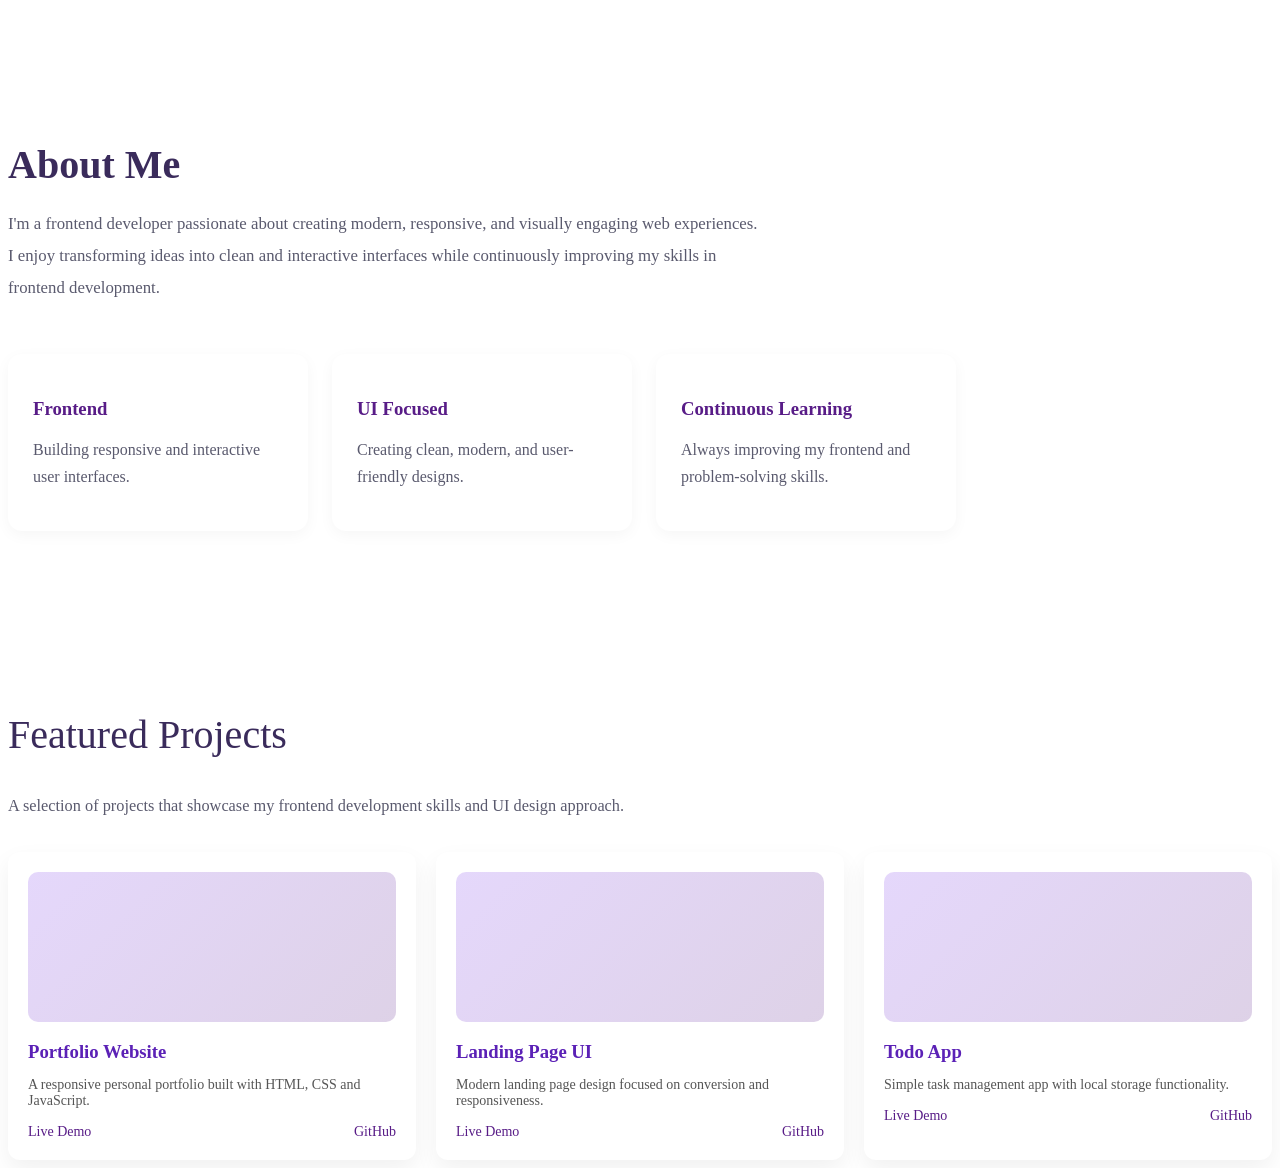
<file: Untitled-1.html>
<!DOCTYPE html>
<html lang="en">
<head>
  <meta charset="UTF-8">
  <meta name="viewport" content="width=device-width, initial-scale=1.0">
  <title>Document</title>
  <style>
    .about{
    padding: 100px 0;
}

.about h2{
    font-size: 2.5rem;
    font-weight: 700;
    color: rgb(58, 43, 91);
    margin-bottom: 20px;
}

.about-text{
    max-width: 750px;
    line-height: 1.9;
    font-size: 1.05rem;
    color: rgb(90, 90, 110);
    margin-bottom: 50px;
}

.about-cards{
    display: flex;
    gap: 1.5rem;
    flex-wrap: wrap;
}

.about-card{
    background-color: white;
    padding: 25px;
    border-radius: 14px;
    width: 250px;
    box-shadow: 0 4px 15px rgba(0,0,0,0.04);
    transition: 0.3s ease;
}

.about-card:hover{
    transform: translateY(-5px);
}

.about-card h3{
    color: rgb(88, 28, 135);
    margin-bottom: 10px;
}

.about-card p{
    color: rgb(90, 90, 110);
    line-height: 1.7;
}
.projects{
    margin-top: 80px;
    animation: fadeUp 1s ease;
}

.projects h2{
    font-size: 2.5rem;
    font-weight: 500;
    color: rgb(58, 43, 91);
}

.projects-text{
    max-width: 750px;
    font-size: 1.02rem;
    line-height: 1.9;
    color: rgb(90, 90, 110);
    margin-bottom: 30px;
}

.project-grid{
    display: grid;
    grid-template-columns: repeat(auto-fit, minmax(250px, 1fr));
    gap: 20px;
}

.project-card{
    background: white;
    padding: 20px;
    border-radius: 12px;
    box-shadow: 0 10px 25px rgba(0,0,0,0.06);
    transition: 0.3s ease;
}

.project-card:hover{
    transform: translateY(-6px);
    box-shadow: 0 15px 30px rgba(0,0,0,0.1);
}

.project-img{
    width: 100%;
    height: 150px;
    background: linear-gradient(135deg, rgba(124,58,237,0.2), rgba(88,28,135,0.2));
    border-radius: 10px;
    margin-bottom: 15px;
}

.project-card h3{
    color: #5b21b6;
    margin-bottom: 10px;
}

.project-card p{
    font-size: 14px;
    color: #555;
    margin-bottom: 15px;
}

.project-links{
    display: flex;
    justify-content: space-between;
}

.project-links a{
    text-decoration: none;
    color: rgb(88, 28, 135);
    font-weight: 500;
    font-size: 14px;
}

.project-links a:hover{
    text-decoration: underline;
}
  </style>
</head>
<body>
  <section class="about" id="about">

  <h2>About Me</h2>

  <p class="about-text">
    I'm a frontend developer passionate about creating modern,
    responsive, and visually engaging web experiences.
    I enjoy transforming ideas into clean and interactive interfaces
    while continuously improving my skills in frontend development.
  </p>

  <div class="about-cards">

    <div class="about-card">
      <h3>Frontend</h3>
      <p>Building responsive and interactive user interfaces.</p>
    </div>

    <div class="about-card">
      <h3>UI Focused</h3>
      <p>Creating clean, modern, and user-friendly designs.</p>
    </div>

    <div class="about-card">
      <h3>Continuous Learning</h3>
      <p>Always improving my frontend and problem-solving skills.</p>
    </div>

  </div>

</section>
<section class="projects" id="projects">
  <h2>Featured Projects</h2>
  <p class="projects-text">
    A selection of projects that showcase my frontend development skills and UI design approach.
  </p>

  <div class="project-grid">

    <div class="project-card">
      <div class="project-img"></div>
      <h3>Portfolio Website</h3>
      <p>A responsive personal portfolio built with HTML, CSS and JavaScript.</p>
      <div class="project-links">
        <a href="#">Live Demo</a>
        <a href="#">GitHub</a>
      </div>
    </div>

    <div class="project-card">
      <div class="project-img"></div>
      <h3>Landing Page UI</h3>
      <p>Modern landing page design focused on conversion and responsiveness.</p>
      <div class="project-links">
        <a href="#">Live Demo</a>
        <a href="#">GitHub</a>
      </div>
    </div>

    <div class="project-card">
      <div class="project-img"></div>
      <h3>Todo App</h3>
      <p>Simple task management app with local storage functionality.</p>
      <div class="project-links">
        <a href="#">Live Demo</a>
        <a href="#">GitHub</a>
      </div>
    </div>

  </div>
</section>
</body>
</html>
</file>
